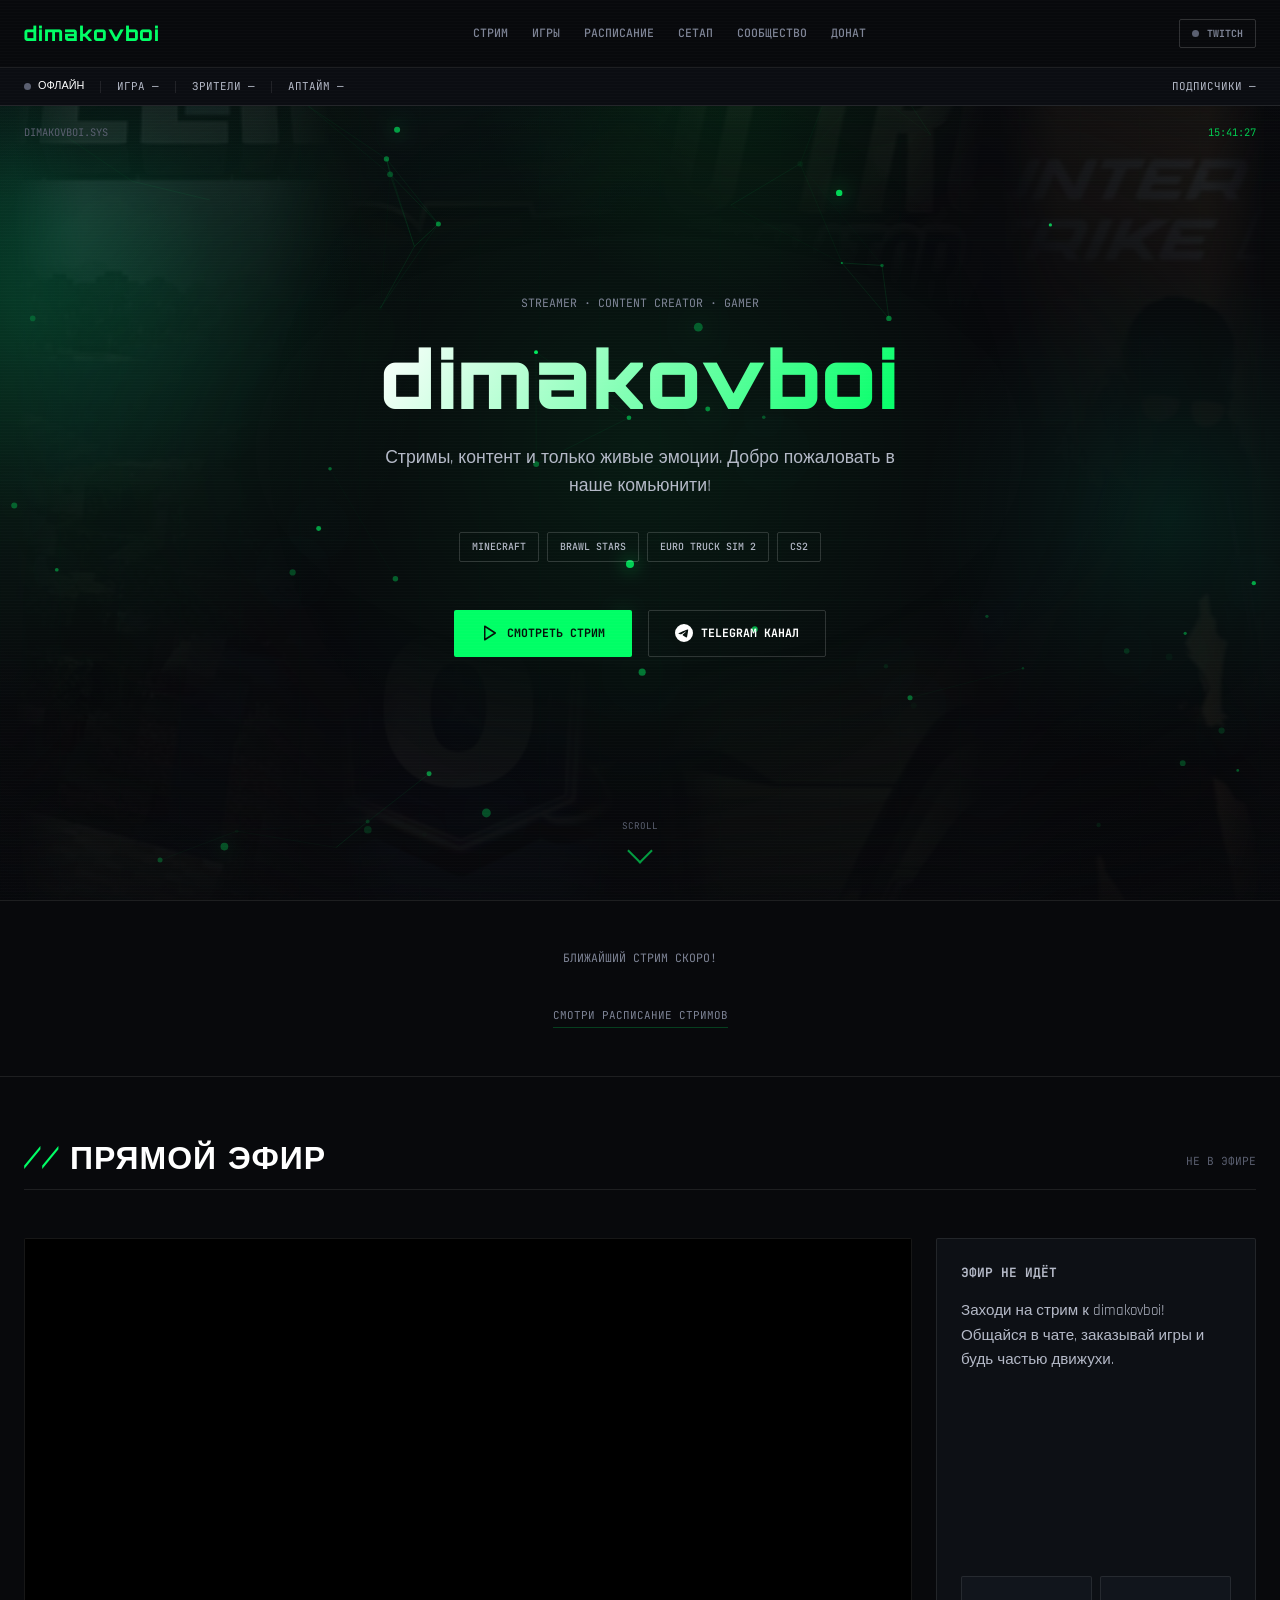
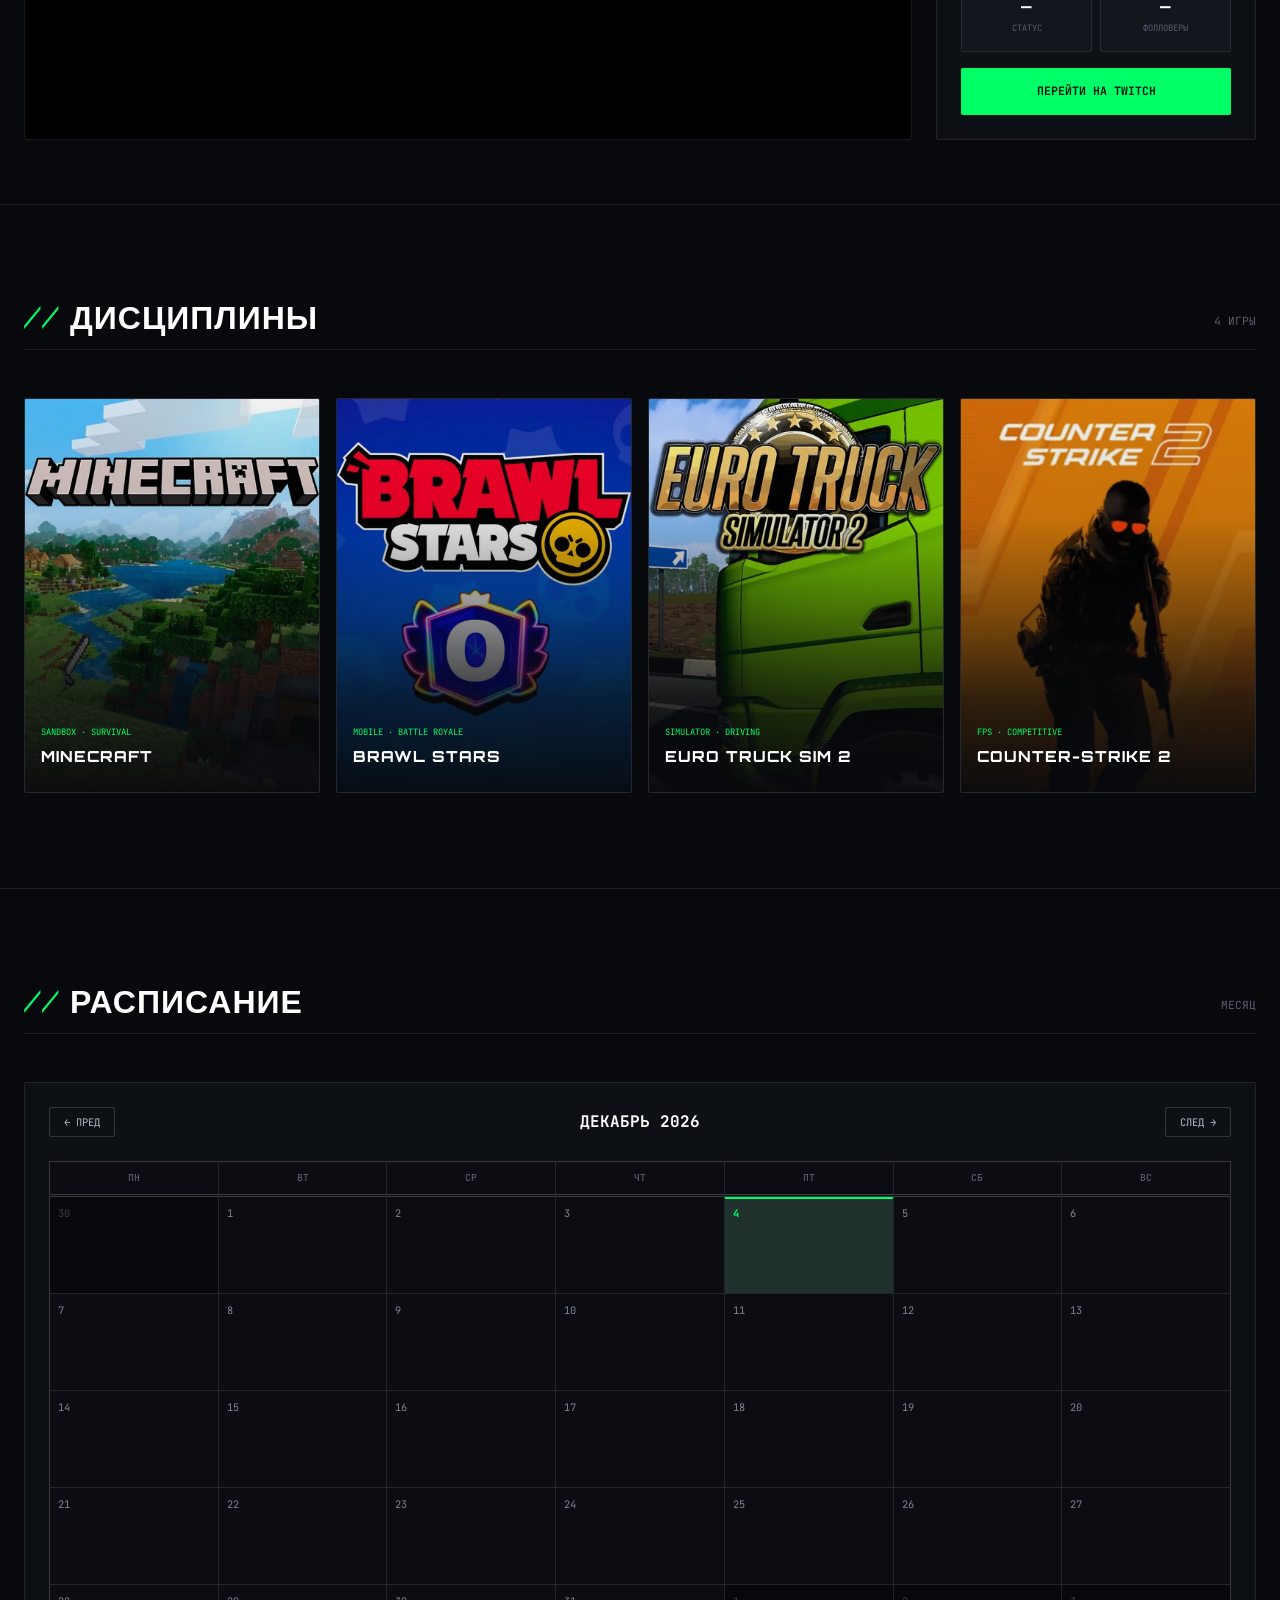
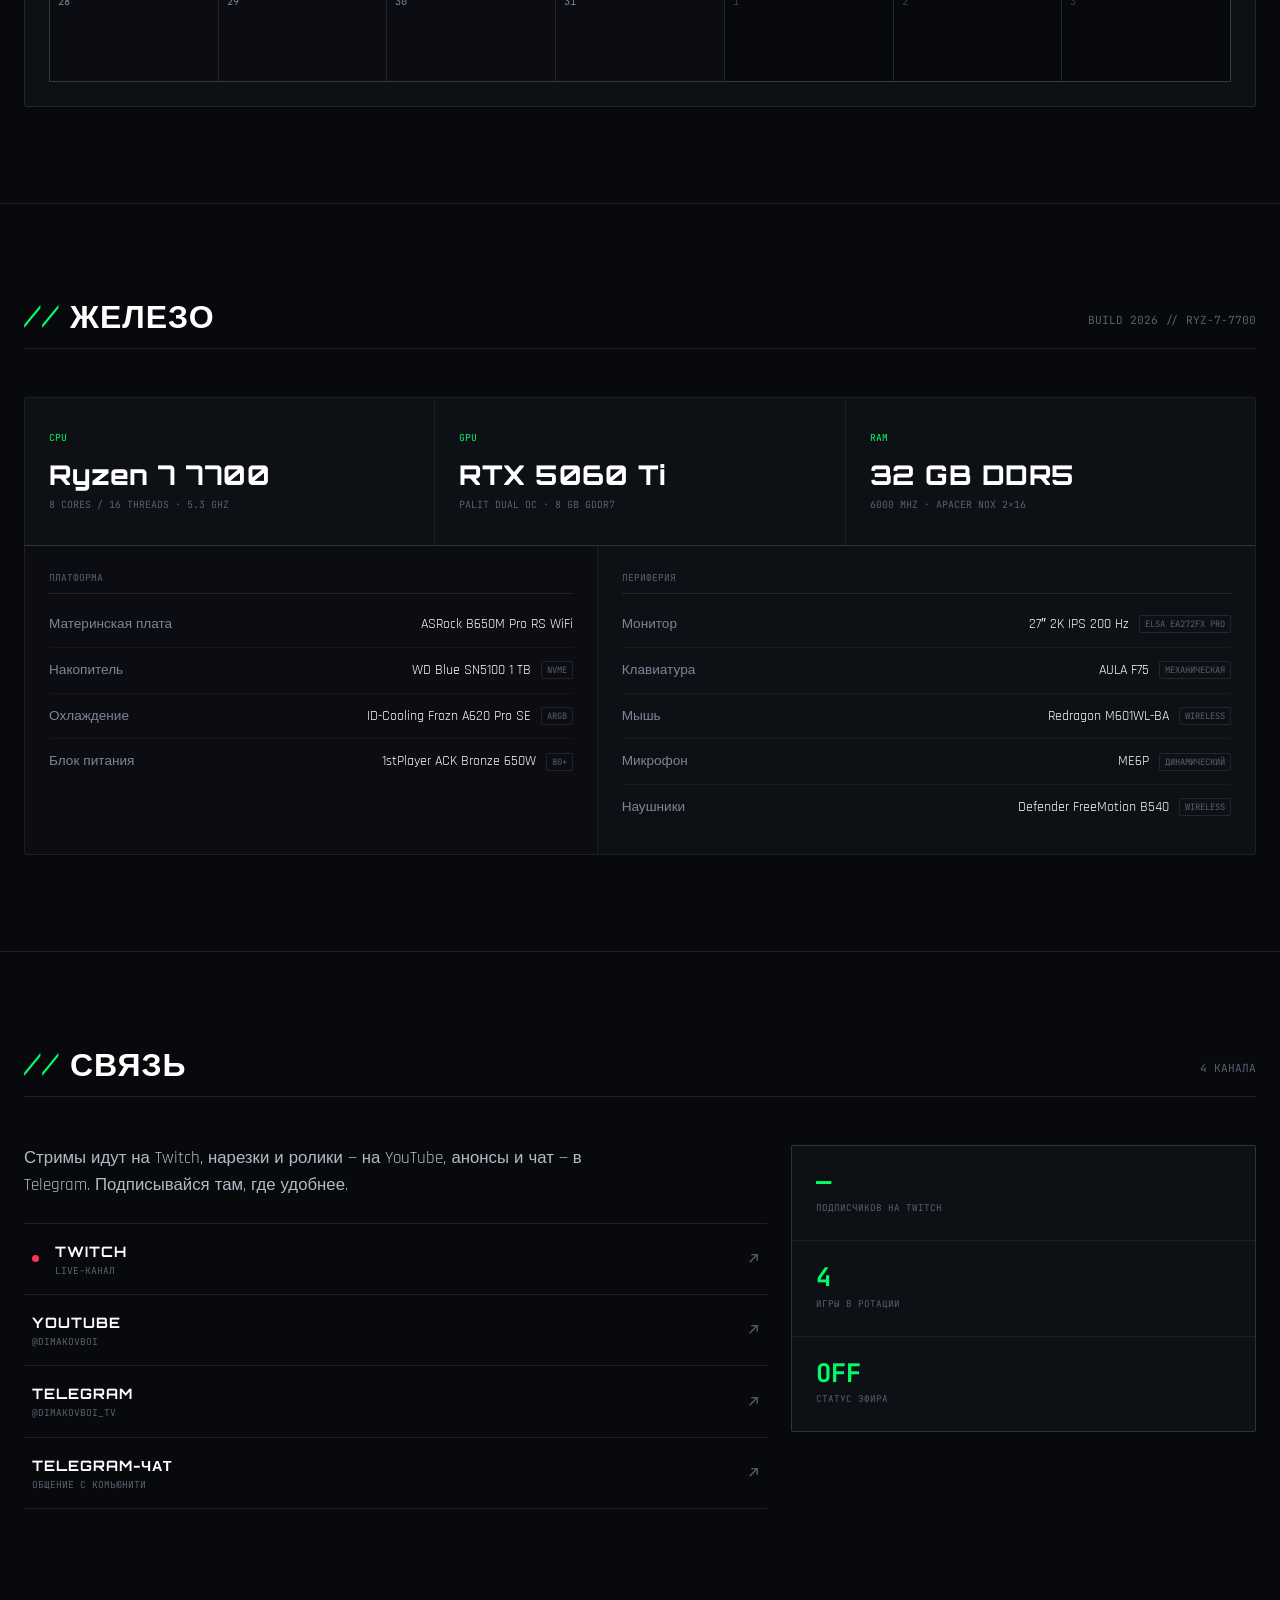
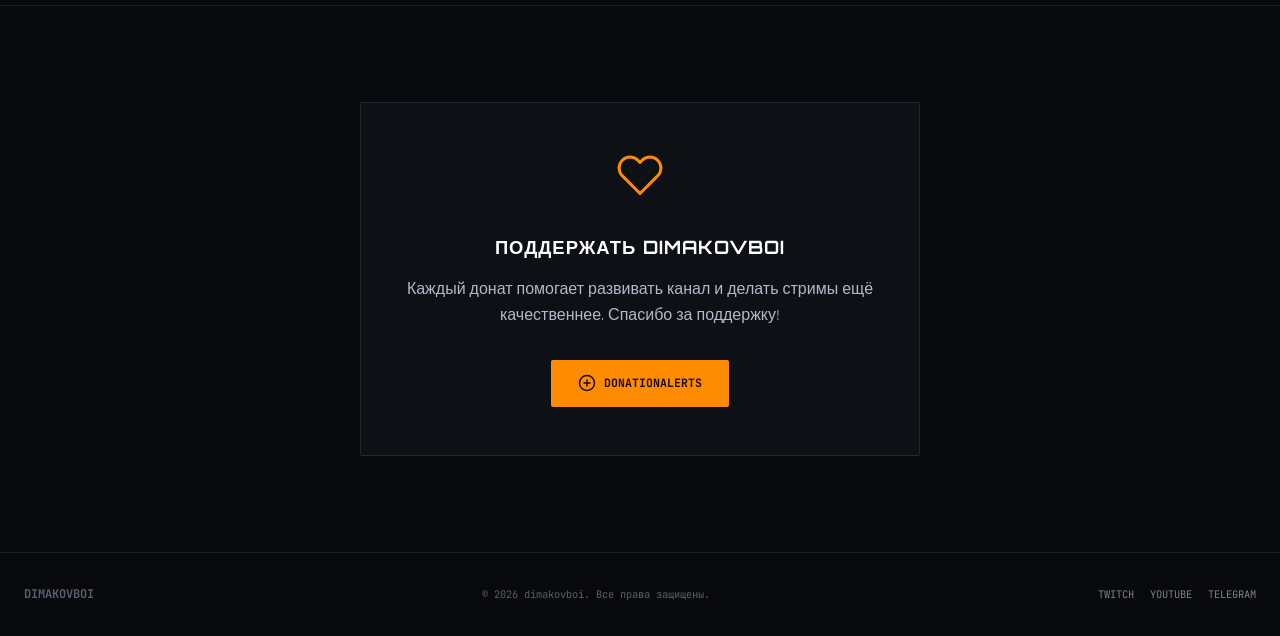
<file: index.html>
<!DOCTYPE html>
<html lang="ru" class="no-js">
<head>
    <meta charset="UTF-8">
    <meta name="viewport" content="width=device-width, initial-scale=1.0">
    <meta name="description" content="dimakovboi — Официальный сайт стримера. Minecraft, Brawl Stars, Euro Truck Simulator 2, CS2.">
    <meta name="theme-color" content="#08090c">
    <title>dimakovboi</title>

    <link rel="icon" href="assets/favicon.ico" sizes="any">
    <link rel="icon" type="image/png" sizes="32x32" href="assets/favicon-32x32.png">
    <link rel="icon" type="image/png" sizes="16x16" href="assets/favicon-16x16.png">
    <link rel="apple-touch-icon" sizes="180x180" href="assets/apple-touch-icon.png">
    <link rel="manifest" href="assets/site.webmanifest">

    <meta property="og:title" content="dimakovboi">
    <meta property="og:description" content="Официальный сайт стримера dimakovboi. Minecraft, Brawl Stars, Euro Truck Simulator 2, CS2.">
    <meta property="og:type" content="website">
    <meta property="og:locale" content="ru_RU">
    <meta property="og:image" content="assets/og-image.jpg">
    <meta property="og:image:width" content="1200">
    <meta property="og:image:height" content="630">
    <meta property="og:image:alt" content="dimakovboi — стример">
    <meta name="twitter:card" content="summary_large_image">

    <link rel="preconnect" href="https://fonts.googleapis.com">
    <link rel="preconnect" href="https://fonts.gstatic.com" crossorigin>
    <link href="https://fonts.googleapis.com/css2?family=Orbitron:wght@400;500;600;700;800;900&family=Rajdhani:wght@300;400;500;600;700&family=JetBrains+Mono:wght@400;500;700&display=swap" rel="stylesheet">

    <link rel="stylesheet" href="styles.css">
</head>
<body>

<canvas id="bg-canvas"></canvas>

    <div class="page-content">

        <a href="#games" class="skip-link">Перейти к контенту</a>

        <!-- HEADER -->
    <header class="header" id="header">
        <div class="container">
            <a href="#" class="logo">dimakovboi</a>

            <button class="mobile-toggle" id="mobileToggle" aria-label="Открыть меню" aria-expanded="false" aria-controls="mainNav">
                <span></span><span></span><span></span>
            </button>

            <nav class="nav" id="mainNav">
        <a href="#stream">Стрим</a>
        <a href="#games">Игры</a>
        <a href="#video" id="navVideo" hidden>Видео</a>
        <a href="#schedule">Расписание</a>
        <a href="#setup">Сетап</a>
        <a href="#community">Сообщество</a>
        <a href="#donate">Донат</a>
            </nav>

            <a href="https://www.twitch.tv/dimakovboi" target="_blank" rel="noopener" class="live-badge">
                <span class="live-dot"></span>
                <span class="live-badge-text">twitch</span>
            </a>
        </div>
    </header>

    <!-- STATUS BAR (живые данные Twitch) -->
    <div class="statusbar" id="statusbar">
        <div class="container statusbar-inner">
            <span class="statusbar-item statusbar-state">
                <span class="status-dot" id="statusDot"></span>
                <span id="statusLabel">проверка…</span>
            </span>
            <span class="statusbar-div"></span>
            <span class="statusbar-item mono" id="statusGame">игра —</span>
            <span class="statusbar-div"></span>
            <span class="statusbar-item mono" id="statusViewers">зрители —</span>
            <span class="statusbar-div"></span>
            <span class="statusbar-item mono" id="statusUptime">аптайм —</span>
            <span class="statusbar-fill"></span>
            <span class="statusbar-item mono" id="statusFollowers">подписчики —</span>
        </div>
    </div>

    <!-- HERO -->
    <section class="hero" id="hero">
        <div class="hero-bg" aria-hidden="true">
            <div class="hero-bg-layer hero-bg-layer--1"></div>
            <div class="hero-bg-layer hero-bg-layer--2"></div>
            <div class="hero-bg-layer hero-bg-layer--3"></div>
            <div class="hero-bg-layer hero-bg-layer--4"></div>
            <div class="hero-bg-scan"></div>
        </div>

        <div class="hero-readout mono" aria-hidden="true">
            <span>dimakovboi.sys</span>
            <span class="hero-readout-dim" id="heroClock">--:--:--</span>
        </div>
        <div class="hero-content reveal">
            <p class="hero-subtitle">Streamer · Content Creator · Gamer</p>
            <h1 class="hero-title">dimakovboi</h1>
            <p class="hero-desc">Стримы, контент и только живые эмоции. Добро пожаловать в наше комьюнити!</p>

            <div class="game-badges">
                <span class="game-badge">Minecraft</span>
                <span class="game-badge">Brawl Stars</span>
                <span class="game-badge">Euro Truck Sim 2</span>
                <span class="game-badge">CS2</span>
            </div>

            <div class="hero-buttons">
                <a href="https://www.twitch.tv/dimakovboi" target="_blank" class="btn btn-primary">
                    <svg width="18" height="18" viewBox="0 0 24 24" fill="none" stroke="currentColor" stroke-width="2" stroke-linecap="round" stroke-linejoin="round"><polygon points="5 3 19 12 5 21 5 3"/></svg>
                    Смотреть Стрим
                </a>
                <a href="https://t.me/dimakovboi_tv" target="_blank" class="btn btn-secondary">
                    <svg width="18" height="18" viewBox="0 0 24 24" fill="currentColor"><path d="M11.944 0A12 12 0 0 0 0 12a12 12 0 0 0 12 12 12 12 0 0 0 12-12A12 12 0 0 0 12 0a12 12 0 0 0-.056 0zm4.962 7.224c.1-.002.321.023.465.14a.506.506 0 0 1 .171.325c.016.093.036.306.02.472-.18 1.898-.962 6.502-1.36 8.627-.168.9-.499 1.201-.82 1.23-.696.065-1.225-.46-1.9-.902-1.056-.693-1.653-1.124-2.678-1.8-1.185-.78-.417-1.21.258-1.91.177-.184 3.247-2.977 3.307-3.23.007-.032.014-.15-.056-.212s-.174-.041-.249-.024c-.106.024-1.793 1.14-5.061 3.345-.48.33-.913.49-1.302.48-.428-.008-1.252-.241-1.865-.44-.752-.245-1.349-.374-1.297-.789.027-.216.325-.437.893-.663 3.498-1.524 5.83-2.529 6.998-3.014 3.332-1.386 4.025-1.627 4.476-1.635z"/></svg>
                    Telegram Канал
                </a>
            </div>
        </div>

        <div class="scroll-indicator">
            <span>Scroll</span>
            <div class="scroll-arrow"></div>
        </div>
    </section>

    <div class="section-divider"></div>

    <!-- COUNTDOWN -->
    <section class="section countdown-section">
        <div class="container">
            <div id="countdown" class="countdown reveal"></div>
        </div>
    </section>

    <div class="section-divider"></div>

    <!-- STREAM ( first ) -->
    <section class="section stream-section" id="stream">
        <div class="container">
            <div class="section-head reveal">
                <h2 class="section-title">Прямой эфир</h2>
                <span class="section-readout mono" id="streamReadout">—</span>
            </div>
            <div class="stream-wrapper reveal">
                <div class="stream-player">
                    <div class="stream-placeholder" id="streamPlaceholder">
                        <span class="stream-placeholder-pulse"></span>
                        <span class="stream-placeholder-text">Загрузка плеера…</span>
                    </div>
                    <iframe title="Прямой эфир на Twitch" allowfullscreen></iframe>
                </div>
                <div class="stream-info-panel">
                    <h3 id="streamPanelTitle">Эфир не идёт</h3>
                    <p>Заходи на стрим к dimakovboi! Общайся в чате, заказывай игры и будь частью движухи.</p>
                    <div class="stream-stats">
                        <div class="stream-stat">
                            <div class="stream-stat-value" id="viewerCount">LIVE</div>
                            <div class="stream-stat-label">Статус</div>
                        </div>
                        <div class="stream-stat">
                            <div class="stream-stat-value" id="followerCount">...</div>
                            <div class="stream-stat-label">Фолловеры</div>
                        </div>
                    </div>
                    <a href="https://www.twitch.tv/dimakovboi" target="_blank" class="btn btn-primary btn-stream-full">
                        Перейти на Twitch
                    </a>
                </div>
            </div>
        </div>
    </section>

    <div class="section-divider"></div>

    <!-- GAMES ( second ) -->
    <section class="section" id="games">
        <div class="container">
            <div class="section-head reveal">
                <h2 class="section-title">Дисциплины</h2>
                <span class="section-readout mono">4 игры</span>
            </div>
            <div class="games-grid reveal" id="gamesGrid">

                <article class="game-card game-card--mc">
                    <img class="game-card-bg" src="assets/minecraft-800.webp"
                         srcset="assets/minecraft-400.webp 400w, assets/minecraft-800.webp 800w"
                         sizes="(min-width: 1920px) 370px, (min-width: 1025px) 290px, (min-width: 769px) 340px, (min-width: 481px) 430px, 100vw"
                         alt="Minecraft" width="800" height="1067" loading="lazy" decoding="async">
                    <div class="game-card-overlay"></div>
                    <div class="game-card-content">
                        <div class="game-card-genre">Sandbox · Survival</div>
                        <h3 class="game-card-name">Minecraft</h3>
                        <p class="game-card-desc">Строим, выживаем и устраиваем безумие в мире блоков!</p>
                    </div>
                    <div class="game-card-glow"></div>
                </article>

                <article class="game-card game-card--bs">
                    <img class="game-card-bg" src="assets/brawlstars-800.webp"
                         srcset="assets/brawlstars-400.webp 400w, assets/brawlstars-800.webp 800w"
                         sizes="(min-width: 1920px) 370px, (min-width: 1025px) 290px, (min-width: 769px) 340px, (min-width: 481px) 430px, 100vw"
                         alt="Brawl Stars" width="800" height="1067" loading="lazy" decoding="async">
                    <div class="game-card-overlay"></div>
                    <div class="game-card-content">
                        <div class="game-card-genre">Mobile · Battle Royale</div>
                        <h3 class="game-card-name">Brawl Stars</h3>
                        <p class="game-card-desc">Динамичные 3v3 бои и королевские битвы на мобилках!</p>
                    </div>
                    <div class="game-card-glow"></div>
                </article>

                <article class="game-card game-card--ets">
                    <img class="game-card-bg" src="assets/ets2-800.webp"
                         srcset="assets/ets2-400.webp 400w, assets/ets2-800.webp 800w"
                         sizes="(min-width: 1920px) 370px, (min-width: 1025px) 290px, (min-width: 769px) 340px, (min-width: 481px) 430px, 100vw"
                         alt="Euro Truck Simulator 2" width="800" height="1067" loading="lazy" decoding="async">
                    <div class="game-card-overlay"></div>
                    <div class="game-card-content">
                        <div class="game-card-genre">Simulator · Driving</div>
                        <h3 class="game-card-name">Euro Truck Sim 2</h3>
                        <p class="game-card-desc">Дальнобойные маршруты по Европе под чиллоу-музыку.</p>
                    </div>
                    <div class="game-card-glow"></div>
                </article>

                <article class="game-card game-card--cs">
                    <img class="game-card-bg" src="assets/cs2-800.webp"
                         srcset="assets/cs2-400.webp 400w, assets/cs2-800.webp 800w"
                         sizes="(min-width: 1920px) 370px, (min-width: 1025px) 290px, (min-width: 769px) 340px, (min-width: 481px) 430px, 100vw"
                         alt="Counter-Strike 2" width="800" height="1067" loading="lazy" decoding="async">
                    <div class="game-card-overlay"></div>
                    <div class="game-card-content">
                        <div class="game-card-genre">FPS · Competitive</div>
                        <h3 class="game-card-name">Counter-Strike 2</h3>
                        <p class="game-card-desc">Тактический шутер и напряжённые матчи на высоком уровне.</p>
                    </div>
                    <div class="game-card-glow"></div>
                </article>

            </div>
        </div>
    </section>

    <div class="section-divider"></div>

    <!-- VIDEO ( populated from vods.json, hides itself when empty ) -->
    <section class="section" id="video" hidden>
        <div class="container">
            <div class="section-head reveal">
                <h2 class="section-title">Видео</h2>
                <span class="section-readout mono">свежее</span>
            </div>
            <div class="vods-grid reveal" id="vodsGrid"></div>
        </div>
    </section>

    <div class="section-divider section-divider--video" hidden></div>

    <!-- SCHEDULE -->
    <section class="section" id="schedule">
        <div class="container">
            <div class="section-head reveal">
                <h2 class="section-title">Расписание</h2>
                <span class="section-readout mono" id="scheduleReadout">месяц</span>
            </div>
            <div class="calendar-wrapper reveal">
                <div class="calendar-controls">
                    <button class="month-nav-btn" id="prevMonthBtn">&larr; Пред</button>
                    <div class="month-display" id="monthDisplay"></div>
                    <button class="month-nav-btn" id="nextMonthBtn">След &rarr;</button>
                </div>
                <div class="calendar-weekdays">
                    <div class="weekday-name">Пн</div>
                    <div class="weekday-name">Вт</div>
                    <div class="weekday-name">Ср</div>
                    <div class="weekday-name">Чт</div>
                    <div class="weekday-name">Пт</div>
                    <div class="weekday-name">Сб</div>
                    <div class="weekday-name">Вс</div>
                </div>
                <div class="month-grid" id="monthGrid"></div>
            </div>
        </div>
    </section>

    <div class="section-divider"></div>

    <!-- SETUP -->
    <section class="section" id="setup">
        <div class="container">
            <div class="section-head reveal">
                <h2 class="section-title">Железо</h2>
                <span class="section-readout mono">build 2026 // ryz-7-7700</span>
            </div>

            <div class="spec reveal">
                <div class="spec-hero">
                    <div class="spec-hero-cell">
                        <div class="spec-hero-label mono">CPU</div>
                        <div class="spec-hero-value">Ryzen 7 7700</div>
                        <div class="spec-hero-note mono">8 cores / 16 threads · 5.3 GHz</div>
                    </div>
                    <div class="spec-hero-cell">
                        <div class="spec-hero-label mono">GPU</div>
                        <div class="spec-hero-value">RTX 5060 Ti</div>
                        <div class="spec-hero-note mono">Palit Dual OC · 8 GB GDDR7</div>
                    </div>
                    <div class="spec-hero-cell">
                        <div class="spec-hero-label mono">RAM</div>
                        <div class="spec-hero-value">32 GB DDR5</div>
                        <div class="spec-hero-note mono">6000 MHz · Apacer NOX 2&#215;16</div>
                    </div>
                </div>

                <div class="spec-body">
                    <div class="spec-col">
                        <div class="spec-group-title mono">Платформа</div>
                        <dl class="spec-list">
                            <div class="spec-row">
                                <dt>Материнская плата</dt>
                                <dd>ASRock B650M Pro RS WiFi</dd>
                            </div>
                            <div class="spec-row">
                                <dt>Накопитель</dt>
                                <dd>WD Blue SN5100 1 TB <span class="spec-tag mono">NVMe</span></dd>
                            </div>
                            <div class="spec-row">
                                <dt>Охлаждение</dt>
                                <dd>ID-Cooling Frozn A620 Pro SE <span class="spec-tag mono">ARGB</span></dd>
                            </div>
                            <div class="spec-row">
                                <dt>Блок питания</dt>
                                <dd>1stPlayer ACK Bronze 650W <span class="spec-tag mono">80+</span></dd>
                            </div>
                        </dl>
                    </div>

                    <div class="spec-col spec-col--periph">
                        <div class="spec-group-title mono">Периферия</div>
                        <dl class="spec-list">
                            <div class="spec-row">
                                <dt>Монитор</dt>
                                <dd>27&#8243; 2K IPS 200 Hz <span class="spec-tag mono">ELSA EA272FX Pro</span></dd>
                            </div>
                            <div class="spec-row">
                                <dt>Клавиатура</dt>
                                <dd>AULA F75 <span class="spec-tag mono">механическая</span></dd>
                            </div>
                            <div class="spec-row">
                                <dt>Мышь</dt>
                                <dd>Redragon M601WL-BA <span class="spec-tag mono">wireless</span></dd>
                            </div>
                            <div class="spec-row">
                                <dt>Микрофон</dt>
                                <dd>ME6P <span class="spec-tag mono">динамический</span></dd>
                            </div>
                            <div class="spec-row">
                                <dt>Наушники</dt>
                                <dd>Defender FreeMotion B540 <span class="spec-tag mono">wireless</span></dd>
                            </div>
                        </dl>
                    </div>
                </div>
            </div>
        </div>
    </section>

    <div class="section-divider"></div>

    <!-- COMMUNITY -->
    <section class="section" id="community">
        <div class="container">
            <div class="section-head reveal">
                <h2 class="section-title">Связь</h2>
                <span class="section-readout mono">4 канала</span>
            </div>

            <div class="contact reveal">
                <div class="contact-main">
                    <p class="contact-lead">Стримы идут на Twitch, нарезки и ролики — на YouTube, анонсы и чат — в Telegram. Подписывайся там, где удобнее.</p>
                    <div class="contact-links">
                        <a href="https://www.twitch.tv/dimakovboi" target="_blank" rel="noopener" class="contact-link contact-link--live">
                            <span class="contact-link-dot"></span>
                            <span class="contact-link-body">
                                <span class="contact-link-name">Twitch</span>
                                <span class="contact-link-note mono">live-канал</span>
                            </span>
                            <span class="contact-link-arrow">&#8599;</span>
                        </a>
                        <a href="https://www.youtube.com/@dimakovboi" target="_blank" rel="noopener" class="contact-link">
                            <span class="contact-link-body">
                                <span class="contact-link-name">YouTube</span>
                                <span class="contact-link-note mono">@dimakovboi</span>
                            </span>
                            <span class="contact-link-arrow">&#8599;</span>
                        </a>
                        <a href="https://t.me/dimakovboi_tv" target="_blank" rel="noopener" class="contact-link">
                            <span class="contact-link-body">
                                <span class="contact-link-name">Telegram</span>
                                <span class="contact-link-note mono">@dimakovboi_tv</span>
                            </span>
                            <span class="contact-link-arrow">&#8599;</span>
                        </a>
                        <a href="https://t.me/dimakovboi_tv_group" target="_blank" rel="noopener" class="contact-link">
                            <span class="contact-link-body">
                                <span class="contact-link-name">Telegram-чат</span>
                                <span class="contact-link-note mono">общение с комьюнити</span>
                            </span>
                            <span class="contact-link-arrow">&#8599;</span>
                        </a>
                    </div>
                </div>

                <aside class="contact-facts">
                    <div class="fact">
                        <div class="fact-value mono" id="factFollowers">—</div>
                        <div class="fact-label">подписчиков на Twitch</div>
                    </div>
                    <div class="fact">
                        <div class="fact-value mono">4</div>
                        <div class="fact-label">игры в ротации</div>
                    </div>
                    <div class="fact">
                        <div class="fact-value mono" id="factState">—</div>
                        <div class="fact-label">статус эфира</div>
                    </div>
                </aside>
            </div>
        </div>
    </section>

    <div class="section-divider"></div>

    <!-- DONATE -->
    <section class="donate-section" id="donate">
        <div class="container">
            <div class="donate-card reveal">
                <svg class="donate-card-icon" width="48" height="48" viewBox="0 0 24 24" fill="none" stroke="var(--accent)" stroke-width="1.5" stroke-linecap="round" stroke-linejoin="round">
                    <path d="M20.84 4.61a5.5 5.5 0 0 0-7.78 0L12 5.67l-1.06-1.06a5.5 5.5 0 0 0-7.78 7.78l1.06 1.06L12 21.23l7.78-7.78 1.06-1.06a5.5 5.5 0 0 0 0-7.78z"></path>
                </svg>
                <h3>Поддержать dimakovboi</h3>
                <p>Каждый донат помогает развивать канал и делать стримы ещё качественнее. Спасибо за поддержку!</p>
                <div class="donate-buttons">
                    <a href="https://www.donationalerts.com/r/dimakovboi" target="_blank" class="btn btn-donate">
                        <svg width="18" height="18" viewBox="0 0 24 24" fill="none" stroke="currentColor" stroke-width="2" stroke-linecap="round" stroke-linejoin="round"><circle cx="12" cy="12" r="10"/><line x1="12" y1="8" x2="12" y2="16"/><line x1="8" y1="12" x2="16" y2="12"/></svg>
                        DonationAlerts
                    </a>
                </div>
            </div>
        </div>
    </section>

    <!-- FOOTER -->
    <footer class="footer">
        <div class="container">
            <div class="footer-logo">dimakovboi</div>
            <div class="footer-text">&copy; 2026 dimakovboi. Все права защищены.</div>
            <div class="footer-links">
                <a href="https://www.twitch.tv/dimakovboi" target="_blank" rel="noopener">Twitch</a>
                <a href="https://www.youtube.com/@dimakovboi" target="_blank" rel="noopener">YouTube</a>
                <a href="https://t.me/dimakovboi_tv" target="_blank" rel="noopener">Telegram</a>
            </div>
        </div>
    </footer>

</div>

<script src="app.js"></script>

</body>
</html>
</file>
<file: styles.css>
/* ═══════════════════════════════════════════
   TOKENS
═══════════════════════════════════════════ */
:root {
    --bg-deep: #08090c;
    --bg-base: #0b0d12;
    --bg-elevated: #10131a;
    --bg-panel: #0d1015;
    --bg-panel-2: #11151c;

    /* зелёный — только для LIVE и активных действий */
    --accent: #00ff66;
    --accent-dim: #00c94f;
    --accent-soft: rgba(0, 255, 102, 0.10);
    --accent-line: rgba(0, 255, 102, 0.22);
    --live: #ff3256;
    --orange: #ff8c00;

    --text-primary: #ffffff;
    --text-secondary: #b4b9c7;
    --text-muted: #7e8496;
    --text-dim: #5a5f70;

    /* приборный стиль: тонкие рамки вместо стекла */
    --line: rgba(255, 255, 255, 0.09);
    --line-strong: rgba(255, 255, 255, 0.16);
    --line-accent: var(--accent-line);

    --font-display: 'Orbitron', sans-serif;
    --font-body: 'Rajdhani', sans-serif;
    --font-mono: 'JetBrains Mono', ui-monospace, monospace;

    --space-xs: 4px;
    --space-sm: 8px;
    --space-md: 16px;
    --space-lg: 24px;
    --space-xl: 32px;
    --space-2xl: 48px;
    --space-3xl: 64px;
    --space-4xl: 96px;

    --radius-sm: 2px;
    --radius-md: 3px;
    --radius-lg: 4px;

    --header-h: 68px;
    --statusbar-h: 38px;

    --ease-out: cubic-bezier(0.16, 1, 0.3, 1);
    --duration-fast: 150ms;
    --duration-normal: 300ms;
    --duration-slow: 500ms;
}

/* ═══════════════════════════════════════════
   RESET & BASE
═══════════════════════════════════════════ */
*, *::before, *::after {
    margin: 0;
    padding: 0;
    box-sizing: border-box;
}

html {
    scroll-behavior: smooth;
    -webkit-font-smoothing: antialiased;
    -moz-osx-font-smoothing: grayscale;
}

body {
    font-family: var(--font-body);
    background: var(--bg-deep);
    color: var(--text-primary);
    line-height: 1.6;
    overflow-x: hidden;
    min-height: 100vh;
}

a {
    color: inherit;
    text-decoration: none;
}

img {
    max-width: 100%;
    display: block;
}

button {
    font-family: inherit;
    cursor: pointer;
    border: none;
    outline: none;
}

dl, dd, dt {
    margin: 0;
}

.mono {
    font-family: var(--font-mono);
    font-variant-numeric: tabular-nums;
    letter-spacing: 0;
}

section[id] {
    scroll-margin-top: calc(var(--header-h) + var(--statusbar-h) + 20px);
}

/* ═══════════════════════════════════════════
   CANVAS BACKGROUND
═══════════════════════════════════════════ */
#bg-canvas {
    position: fixed;
    top: 0;
    left: 0;
    width: 100%;
    height: 130vh;
    z-index: 0;
    pointer-events: none;
}

/* лёгкие сканлайны поверх — приборный характер */
body::after {
    content: '';
    position: fixed;
    inset: 0;
    z-index: 2;
    pointer-events: none;
    background: repeating-linear-gradient(
        180deg,
        rgba(255, 255, 255, 0.014) 0px,
        rgba(255, 255, 255, 0.014) 1px,
        transparent 1px,
        transparent 3px
    );
}

.page-content {
    position: relative;
    z-index: 1;
}

.no-canvas .page-content {
    background: var(--bg-deep);
}

.no-js .reveal {
    opacity: 1;
    transform: none;
}

:focus-visible {
    outline: 2px solid var(--accent);
    outline-offset: 3px;
}

.skip-link {
    position: absolute;
    top: -100px;
    left: var(--space-md);
    z-index: 200;
    padding: 10px 18px;
    background: var(--accent);
    color: var(--bg-deep);
    font-family: var(--font-mono);
    font-size: 0.75rem;
    font-weight: 700;
    transition: top var(--duration-normal) var(--ease-out);
}

.skip-link:focus {
    top: var(--space-md);
}

/* ═══════════════════════════════════════════
   LAYOUT
═══════════════════════════════════════════ */
.container {
    max-width: 1280px;
    margin: 0 auto;
    padding: 0 var(--space-lg);
}

.section {
    padding: var(--space-4xl) 0;
}

.section-divider {
    width: 100%;
    height: 1px;
    background: var(--line);
    margin: 0 auto;
}

.section-head {
    display: flex;
    align-items: flex-end;
    justify-content: space-between;
    gap: var(--space-lg);
    padding-bottom: var(--space-md);
    margin-bottom: var(--space-2xl);
    border-bottom: 1px solid var(--line);
}

.section-title {
    font-family: var(--font-display);
    font-size: clamp(1.4rem, 3.4vw, 2rem);
    font-weight: 700;
    text-transform: uppercase;
    letter-spacing: 1px;
    line-height: 1;
}

.section-title::before {
    content: '//';
    color: var(--accent);
    margin-right: 10px;
    font-weight: 400;
}

.section-readout {
    font-size: 0.7rem;
    color: var(--text-dim);
    text-transform: uppercase;
    white-space: nowrap;
    padding-bottom: 2px;
}

/* ═══════════════════════════════════════════
   HEADER
═══════════════════════════════════════════ */
.header {
    position: fixed;
    top: 0;
    left: 0;
    right: 0;
    z-index: 100;
    height: var(--header-h);
    display: flex;
    align-items: center;
    background: var(--bg-deep);
    border-bottom: 1px solid var(--line);
    transition: height var(--duration-normal) var(--ease-out);
}

.header .container {
    display: flex;
    align-items: center;
    justify-content: space-between;
    gap: var(--space-lg);
    width: 100%;
}

.logo {
    font-family: var(--font-display);
    font-size: 1.25rem;
    font-weight: 800;
    letter-spacing: 1px;
    text-transform: lowercase;
    color: var(--accent);
    white-space: nowrap;
    flex-shrink: 0;
}

.nav {
    display: flex;
    align-items: center;
    gap: var(--space-lg);
}

.nav a {
    font-family: var(--font-mono);
    font-size: 0.72rem;
    font-weight: 500;
    color: var(--text-muted);
    text-transform: uppercase;
    transition: color var(--duration-fast) var(--ease-out);
    white-space: nowrap;
    position: relative;
}

.nav a::after {
    content: '';
    position: absolute;
    bottom: -6px;
    left: 0;
    width: 0;
    height: 1px;
    background: var(--accent);
    transition: width var(--duration-normal) var(--ease-out);
}

.nav a:hover {
    color: var(--text-primary);
}

.nav a:hover::after {
    width: 100%;
}

.live-badge {
    display: flex;
    align-items: center;
    gap: var(--space-sm);
    background: transparent;
    border: 1px solid var(--line-strong);
    padding: 6px 12px;
    border-radius: var(--radius-sm);
    font-family: var(--font-mono);
    font-size: 0.62rem;
    font-weight: 700;
    text-transform: uppercase;
    color: var(--text-muted);
    white-space: nowrap;
    flex-shrink: 0;
    transition: all var(--duration-normal) var(--ease-out);
}

.live-badge .live-dot {
    background: var(--text-dim);
}

.live-badge.is-live {
    background: rgba(255, 50, 86, 0.12);
    border-color: rgba(255, 50, 86, 0.35);
    color: var(--live);
}

.live-badge.is-live .live-dot {
    background: var(--live);
    animation: pulse-dot 1.6s ease-in-out infinite;
}

.live-badge:hover {
    border-color: var(--accent);
    color: var(--accent);
}

.live-dot,
.status-dot,
.contact-link-dot {
    width: 7px;
    height: 7px;
    border-radius: 50%;
    background: var(--live);
    flex-shrink: 0;
}

.live-dot {
    animation: pulse-dot 1.6s ease-in-out infinite;
}

@keyframes pulse-dot {
    0%, 100% { opacity: 1; }
    50% { opacity: 0.35; }
}

.mobile-toggle {
    display: none;
    flex-direction: column;
    gap: 5px;
    background: none;
    padding: 8px;
}

.mobile-toggle span {
    width: 22px;
    height: 2px;
    background: var(--text-secondary);
    transition: all var(--duration-normal) var(--ease-out);
}

.mobile-toggle.active span:nth-child(1) {
    transform: translateY(7px) rotate(45deg);
    background: var(--accent);
}

.mobile-toggle.active span:nth-child(2) {
    opacity: 0;
    transform: scaleX(0);
}

.mobile-toggle.active span:nth-child(3) {
    transform: translateY(-7px) rotate(-45deg);
    background: var(--accent);
}

/* ═══════════════════════════════════════════
   STATUS BAR
═══════════════════════════════════════════ */
.statusbar {
    position: fixed;
    top: var(--header-h);
    left: 0;
    right: 0;
    z-index: 95;
    height: var(--statusbar-h);
    background: var(--bg-base);
    border-bottom: 1px solid var(--line);
}

.statusbar-inner {
    display: flex;
    align-items: center;
    gap: var(--space-md);
    height: 100%;
    font-size: 0.68rem;
    text-transform: uppercase;
    color: var(--text-muted);
    overflow: hidden;
    white-space: nowrap;
}

.statusbar-state {
    display: flex;
    align-items: center;
    gap: 7px;
    color: var(--text-primary);
    font-weight: 500;
}

.statusbar.is-live .statusbar-state {
    color: var(--live);
}

.statusbar.is-live .status-dot {
    background: var(--live);
    animation: pulse-dot 1.6s ease-in-out infinite;
}

.statusbar:not(.is-live) .status-dot {
    background: var(--text-dim);
    animation: none;
}

.statusbar-div {
    width: 1px;
    height: 12px;
    background: var(--line);
    flex-shrink: 0;
}

.statusbar-fill {
    flex: 1;
    min-width: var(--space-md);
}

.statusbar-item {
    overflow: hidden;
    text-overflow: ellipsis;
}

.statusbar-item.mono {
    color: var(--text-secondary);
}

/* ═══════════════════════════════════════════
   HERO
═══════════════════════════════════════════ */
.hero {
    min-height: 100vh;
    display: flex;
    align-items: center;
    justify-content: center;
    text-align: center;
    padding: calc(var(--header-h) + var(--statusbar-h) + 40px) var(--space-lg) var(--space-4xl);
    position: relative;
}

.hero-readout {
    position: absolute;
    top: calc(var(--header-h) + var(--statusbar-h) + 18px);
    left: 0;
    right: 0;
    display: flex;
    justify-content: space-between;
    font-size: 0.65rem;
    text-transform: uppercase;
    color: var(--text-dim);
    padding: 0 var(--space-lg);
    pointer-events: none;
}

.hero-readout-dim {
    color: var(--accent-dim);
}

.hero-content {
    max-width: 800px;
    position: relative;
    z-index: 2;
}

/* ── ЖИВОЙ ФОН: игровые постеры в разной глубине ── */
.hero-bg {
    position: absolute;
    inset: 0;
    overflow: hidden;
    pointer-events: none;
    z-index: 0;
    -webkit-mask-image: radial-gradient(88% 70% at 50% 50%, transparent 34%, #000 96%);
    mask-image: radial-gradient(88% 70% at 50% 50%, transparent 34%, #000 96%);
}

/* затемняющая вуаль поверх коллажа — собирает композицию в одно целое */
.hero-bg::after {
    content: '';
    position: absolute;
    inset: 0;
    background:
        radial-gradient(70% 55% at 50% 50%, rgba(8, 9, 12, 0.82) 0%, rgba(8, 9, 12, 0.35) 60%, rgba(8, 9, 12, 0.1) 100%),
        linear-gradient(180deg, rgba(8, 9, 12, 0.7) 0%, transparent 22%, transparent 74%, rgba(8, 9, 12, 0.85) 100%);
}

.hero-bg-layer {
    position: absolute;
    background-size: cover;
    background-repeat: no-repeat;
    filter: grayscale(0.62) contrast(1.05) brightness(0.45);
    opacity: 0.5;
    will-change: transform;
    animation: drift linear infinite;
    /* вертикальные края растворяем, чтобы не было видно стыков панелей */
    -webkit-mask-image: linear-gradient(90deg, transparent 0%, #000 22%, #000 78%, transparent 100%);
    mask-image: linear-gradient(90deg, transparent 0%, #000 22%, #000 78%, transparent 100%);
}

.hero-bg-layer--1 {
    left: 1%;
    width: 25%;
    top: -16%;
    height: 132%;
    background-image: url('assets/minecraft-400.webp');
    background-position: 50% 42%;
    animation-duration: 34s;
}

.hero-bg-layer--2 {
    left: 26.5%;
    width: 22%;
    top: 7%;
    height: 112%;
    background-image: url('assets/brawlstars-400.webp');
    background-position: 50% 30%;
    animation-duration: 41s;
    animation-direction: reverse;
}

.hero-bg-layer--3 {
    left: 51%;
    width: 26%;
    top: -12%;
    height: 126%;
    background-image: url('assets/ets2-400.webp');
    background-position: 50% 55%;
    animation-duration: 47s;
}

.hero-bg-layer--4 {
    left: 78%;
    width: 21%;
    top: 11%;
    height: 106%;
    background-image: url('assets/cs2-400.webp');
    background-position: 50% 35%;
    animation-duration: 38s;
    animation-direction: reverse;
}

@keyframes drift {
    0%   { transform: translate3d(var(--mx, 0px), calc(-3% + var(--my, 0px)), 0) scale(1.04); }
    50%  { transform: translate3d(var(--mx, 0px), calc(3% + var(--my, 0px)), 0) scale(1.09); }
    100% { transform: translate3d(var(--mx, 0px), calc(-3% + var(--my, 0px)), 0) scale(1.04); }
}

/* медленная полоса, как у осциллографа */
.hero-bg-scan {
    position: absolute;
    left: 0;
    right: 0;
    height: 34vh;
    top: -34vh;
    background: linear-gradient(180deg, transparent, rgba(0, 255, 102, 0.055) 55%, transparent);
    animation: scan 11s linear infinite;
}

@keyframes scan {
    0%   { transform: translateY(0); }
    100% { transform: translateY(168vh); }
}

.hero::before {
    content: '';
    position: absolute;
    top: 50%;
    left: 50%;
    width: min(900px, 120vw);
    aspect-ratio: 1;
    transform: translate(-50%, -50%);
    background: radial-gradient(circle, rgba(0, 255, 102, 0.07) 0%, transparent 60%);
    pointer-events: none;
}

.hero-subtitle {
    font-family: var(--font-mono);
    font-size: clamp(0.6rem, 1.4vw, 0.72rem);
    font-weight: 400;
    text-transform: uppercase;
    color: var(--text-muted);
    margin-bottom: var(--space-lg);
}

.hero-title {
    font-family: var(--font-display);
    font-size: clamp(2.5rem, 8vw, 5rem);
    font-weight: 900;
    line-height: 1.05;
    text-transform: lowercase;
    letter-spacing: 2px;
    margin-bottom: var(--space-lg);
    background: linear-gradient(120deg, #ffffff 0%, var(--accent) 50%, #ffffff 100%);
    background-size: 200% 200%;
    -webkit-background-clip: text;
    -webkit-text-fill-color: transparent;
    background-clip: text;
    animation: gradient-shift 6s linear infinite;
}

@keyframes gradient-shift {
    0%, 100% { background-position: 0% 50%; }
    50% { background-position: 100% 50%; }
}

.hero-desc {
    font-size: 1.1rem;
    color: var(--text-secondary);
    margin: 0 auto var(--space-xl);
    max-width: 520px;
}

.game-badges {
    display: flex;
    flex-wrap: wrap;
    justify-content: center;
    gap: var(--space-sm);
    margin-bottom: var(--space-2xl);
}

.game-badge {
    font-family: var(--font-mono);
    font-size: 0.62rem;
    font-weight: 500;
    text-transform: uppercase;
    padding: 6px 12px;
    border-radius: var(--radius-sm);
    background: transparent;
    border: 1px solid var(--line-strong);
    color: var(--text-secondary);
    transition: all var(--duration-normal) var(--ease-out);
}

.game-badge:hover {
    border-color: var(--line-accent);
    color: var(--accent);
}

.hero-buttons {
    display: flex;
    justify-content: center;
    gap: var(--space-md);
    flex-wrap: wrap;
}

.btn {
    display: inline-flex;
    align-items: center;
    justify-content: center;
    gap: var(--space-sm);
    font-family: var(--font-mono);
    font-size: 0.72rem;
    font-weight: 700;
    text-transform: uppercase;
    padding: 13px 26px;
    border-radius: var(--radius-sm);
    transition: all var(--duration-normal) var(--ease-out);
    cursor: pointer;
    border: 1px solid transparent;
}

.btn-primary {
    background: var(--accent);
    color: #04120a;
}

.btn-primary:hover {
    background: var(--accent-dim);
    transform: translateY(-2px);
}

.btn-secondary {
    background: transparent;
    color: var(--text-primary);
    border-color: var(--line-strong);
}

.btn-secondary:hover {
    border-color: var(--accent);
    color: var(--accent);
    transform: translateY(-2px);
}

.btn-donate {
    background: var(--orange);
    color: #150800;
}

.btn-donate:hover {
    filter: brightness(1.1);
    transform: translateY(-2px);
}

.scroll-indicator {
    position: absolute;
    bottom: 40px;
    left: 50%;
    transform: translateX(-50%);
    display: flex;
    flex-direction: column;
    align-items: center;
    gap: 8px;
}

.scroll-indicator span {
    font-family: var(--font-mono);
    font-size: 0.58rem;
    text-transform: uppercase;
    color: var(--text-dim);
}

.scroll-arrow {
    width: 18px;
    height: 18px;
    border-right: 2px solid var(--accent);
    border-bottom: 2px solid var(--accent);
    transform: rotate(45deg);
    opacity: 0.6;
    animation: float 2.4s ease-in-out infinite;
}

@keyframes float {
    0%, 100% { transform: translateX(-50%) translateY(0) rotate(45deg); }
    50% { transform: translateX(-50%) translateY(8px) rotate(45deg); }
}

/* ═══════════════════════════════════════════
   COUNTDOWN
═══════════════════════════════════════════ */
.countdown-section {
    padding: var(--space-2xl) 0;
}

.countdown {
    text-align: center;
}

.countdown-title {
    font-family: var(--font-mono);
    font-size: 0.72rem;
    text-transform: uppercase;
    color: var(--text-muted);
    margin-bottom: var(--space-lg);
}

.countdown-boxes {
    display: flex;
    justify-content: center;
    align-items: stretch;
    gap: var(--space-sm);
    flex-wrap: wrap;
}

.countdown-box {
    display: flex;
    flex-direction: column;
    align-items: center;
    justify-content: center;
    gap: 2px;
    padding: var(--space-md) var(--space-lg);
    background: var(--bg-panel);
    border: 1px solid var(--line);
    border-radius: var(--radius-sm);
    min-width: 92px;
}

.countdown-num {
    font-family: var(--font-mono);
    font-size: clamp(1.4rem, 3.6vw, 2.2rem);
    font-weight: 700;
    color: var(--text-primary);
    line-height: 1;
    font-variant-numeric: tabular-nums;
}

.countdown-box .countdown-label {
    font-family: var(--font-mono);
    font-size: 0.55rem;
    text-transform: uppercase;
    color: var(--text-dim);
}

.countdown-sep {
    display: flex;
    align-items: center;
    font-family: var(--font-mono);
    font-size: 1.4rem;
    color: var(--accent);
    opacity: 0.4;
}

.countdown-hint {
    display: inline-block;
    margin-top: var(--space-md);
    font-family: var(--font-mono);
    font-size: 0.68rem;
    text-transform: uppercase;
    color: var(--text-muted);
    border-bottom: 1px solid var(--line-accent);
    padding-bottom: 2px;
    transition: color var(--duration-fast) var(--ease-out);
}

.countdown-hint:hover {
    color: var(--accent);
}

/* ═══════════════════════════════════════════
   STREAM
═══════════════════════════════════════════ */
.stream-section {
    padding: var(--space-3xl) 0;
}

.stream-wrapper {
    display: grid;
    grid-template-columns: 1fr 320px;
    gap: var(--space-lg);
    align-items: stretch;
}

.stream-player {
    position: relative;
    padding-top: 56.25%;
    border-radius: var(--radius-sm);
    overflow: hidden;
    border: 1px solid var(--line);
    background: #000;
}

.stream-player iframe {
    position: absolute;
    inset: 0;
    width: 100%;
    height: 100%;
    border: none;
    background: #000;
    z-index: 1;
}

.stream-placeholder {
    position: absolute;
    inset: 0;
    z-index: 2;
    display: flex;
    flex-direction: column;
    align-items: center;
    justify-content: center;
    gap: var(--space-md);
    transition: opacity var(--duration-normal) var(--ease-out);
    background:
        repeating-linear-gradient(0deg, rgba(0, 255, 102, 0.025) 0 1px, transparent 1px 4px),
        radial-gradient(circle at 50% 45%, rgba(0, 255, 102, 0.06), transparent 60%),
        #05060a;
}

.stream-placeholder-pulse {
    width: 40px;
    height: 40px;
    border-radius: 50%;
    border: 2px solid var(--line-accent);
    border-top-color: var(--accent);
    animation: spin 0.9s linear infinite;
}

.stream-placeholder-text {
    font-family: var(--font-mono);
    font-size: 0.65rem;
    text-transform: uppercase;
    color: var(--text-dim);
}

@keyframes spin {
    to { transform: rotate(360deg); }
}

.stream-info-panel {
    display: flex;
    flex-direction: column;
    gap: var(--space-md);
    padding: var(--space-lg);
    background: var(--bg-panel);
    border: 1px solid var(--line);
    border-radius: var(--radius-sm);
}

.stream-info-panel h3 {
    font-family: var(--font-mono);
    font-size: 0.8rem;
    font-weight: 700;
    text-transform: uppercase;
    color: var(--text-secondary);
}

.stream-info-panel p {
    color: var(--text-secondary);
    font-size: 0.95rem;
    flex: 1;
}

.stream-stats {
    display: grid;
    grid-template-columns: 1fr 1fr;
    gap: var(--space-sm);
}

.stream-stat {
    padding: var(--space-md);
    background: var(--bg-panel-2);
    border: 1px solid var(--line);
    border-radius: var(--radius-sm);
    text-align: center;
}

.stream-stat-value {
    font-family: var(--font-mono);
    font-size: 1.1rem;
    font-weight: 700;
    color: var(--text-primary);
    font-variant-numeric: tabular-nums;
}

.stream-stat-label {
    font-family: var(--font-mono);
    font-size: 0.55rem;
    color: var(--text-dim);
    text-transform: uppercase;
}

.btn-stream-full {
    margin-top: auto;
    width: 100%;
}

/* ═══════════════════════════════════════════
   GAMES
═══════════════════════════════════════════ */
.games-grid {
    display: grid;
    grid-template-columns: repeat(4, 1fr);
    gap: var(--space-md);
}

.game-card {
    position: relative;
    border-radius: var(--radius-sm);
    overflow: hidden;
    aspect-ratio: 3/4;
    border: 1px solid var(--line);
    background: var(--bg-elevated);
    transform-style: preserve-3d;
    will-change: transform;
    transition: border-color var(--duration-normal) var(--ease-out);
}

.game-card:hover {
    border-color: var(--line-accent);
}

.game-card-bg {
    position: absolute;
    inset: 0;
    width: 100%;
    height: 100%;
    object-fit: cover;
    transition: transform 0.6s var(--ease-out), filter 0.4s var(--ease-out);
}

.game-card:hover .game-card-bg {
    transform: scale(1.05);
}

.game-card-overlay {
    position: absolute;
    inset: 0;
    z-index: 1;
    background: linear-gradient(0deg,
        rgba(8, 9, 12, 0.97) 0%,
        rgba(8, 9, 12, 0.80) 24%,
        rgba(8, 9, 12, 0.45) 46%,
        rgba(8, 9, 12, 0.12) 70%,
        rgba(8, 9, 12, 0.06) 100%);
}

.game-card-content {
    position: absolute;
    bottom: 0;
    left: 0;
    right: 0;
    padding: var(--space-md);
    z-index: 2;
    transform-style: preserve-3d;
    transition: transform var(--duration-normal) var(--ease-out);
}

.game-card-genre {
    font-family: var(--font-mono);
    font-size: 0.55rem;
    text-transform: uppercase;
    color: var(--accent);
    margin-bottom: 6px;
}

.game-card-name {
    font-family: var(--font-display);
    font-size: 0.95rem;
    font-weight: 800;
    text-transform: uppercase;
    letter-spacing: 1px;
    margin-bottom: 6px;
}

.game-card-desc {
    font-size: 0.8rem;
    color: var(--text-secondary);
    line-height: 1.35;
    max-height: 0;
    opacity: 0;
    overflow: hidden;
    transition: max-height 0.4s var(--ease-out), opacity 0.3s var(--ease-out);
}

.game-card:hover .game-card-desc {
    max-height: 60px;
    opacity: 1;
}

.game-card-glow {
    position: absolute;
    inset: 0;
    z-index: 3;
    border-radius: var(--radius-sm);
    opacity: 0;
    transition: opacity var(--duration-normal) var(--ease-out);
    pointer-events: none;
    box-shadow: inset 0 0 0 1px var(--line-accent);
}

.game-card:hover .game-card-glow {
    opacity: 1;
}

/* --- тематические микро-эффекты --- */

/* Minecraft: пиксельный сдвиг при наведении */
.game-card--mc .game-card-bg {
    image-rendering: auto;
}

.game-card--mc:hover .game-card-bg {
    filter: saturate(1.15) contrast(1.05);
}

/* Brawl Stars: лёгкий зум + насыщенность */
.game-card--bs:hover .game-card-bg {
    transform: scale(1.08);
    filter: saturate(1.25) brightness(1.05);
}

/* ETS2: горизонтальный параллакс */
.game-card--ets:hover .game-card-bg {
    transform: scale(1.07) translateX(-2%);
}

/* CS2: глитч на названии */
.game-card--cs .game-card-name {
    position: relative;
}

.game-card--cs:hover .game-card-name {
    animation: glitch 0.5s steps(2, end) 1;
}

@keyframes glitch {
    0% { transform: translateX(0); text-shadow: none; }
    20% { transform: translateX(-2px); text-shadow: 2px 0 var(--live); }
    40% { transform: translateX(2px); text-shadow: -2px 0 var(--accent); }
    60% { transform: translateX(-1px); text-shadow: 1px 0 var(--live); }
    80% { transform: translateX(1px); text-shadow: none; }
    100% { transform: translateX(0); }
}

/* ═══════════════════════════════════════════
   VOD
═══════════════════════════════════════════ */
.vods-grid {
    display: grid;
    grid-template-columns: repeat(4, 1fr);
    gap: var(--space-md);
}

.vod {
    display: block;
    border: 1px solid var(--line);
    border-radius: var(--radius-sm);
    overflow: hidden;
    background: var(--bg-panel);
    transition: border-color var(--duration-normal) var(--ease-out);
}

.vod:hover {
    border-color: var(--line-accent);
}

.vod-thumb {
    position: relative;
    aspect-ratio: 16/9;
    overflow: hidden;
    background: var(--bg-elevated);
}

.vod-thumb img {
    width: 100%;
    height: 100%;
    object-fit: cover;
    transition: transform 0.5s var(--ease-out);
}

.vod:hover .vod-thumb img {
    transform: scale(1.06);
}

.vod-kind {
    position: absolute;
    top: 6px;
    left: 6px;
    font-family: var(--font-mono);
    font-size: 0.52rem;
    text-transform: uppercase;
    padding: 3px 6px;
    background: rgba(8, 9, 12, 0.85);
    border: 1px solid var(--line-strong);
    color: var(--text-secondary);
    border-radius: var(--radius-sm);
}

.vod-body {
    padding: var(--space-md);
}

.vod-title {
    font-size: 0.9rem;
    font-weight: 600;
    line-height: 1.3;
    margin-bottom: 8px;
    display: -webkit-box;
    -webkit-line-clamp: 2;
    -webkit-box-orient: vertical;
    overflow: hidden;
}

.vod-meta {
    display: flex;
    gap: var(--space-md);
    font-family: var(--font-mono);
    font-size: 0.58rem;
    color: var(--text-dim);
    text-transform: uppercase;
}

/* ═══════════════════════════════════════════
   CALENDAR
═══════════════════════════════════════════ */
.calendar-wrapper {
    padding: var(--space-lg);
    background: var(--bg-panel);
    border: 1px solid var(--line);
    border-radius: var(--radius-sm);
}

.calendar-controls {
    display: flex;
    align-items: center;
    justify-content: space-between;
    margin-bottom: var(--space-lg);
}

.month-display {
    font-family: var(--font-mono);
    font-size: 1rem;
    font-weight: 700;
    text-transform: uppercase;
    color: var(--text-primary);
}

.month-nav-btn {
    background: transparent;
    border: 1px solid var(--line-strong);
    color: var(--text-secondary);
    padding: 7px 14px;
    border-radius: var(--radius-sm);
    font-family: var(--font-mono);
    font-size: 0.65rem;
    text-transform: uppercase;
    transition: all var(--duration-normal) var(--ease-out);
    display: inline-flex;
    align-items: center;
    gap: 6px;
}

.month-nav-btn:hover {
    border-color: var(--accent);
    color: var(--accent);
}

.calendar-weekdays,
.month-grid {
    display: grid;
    grid-template-columns: repeat(7, 1fr);
    gap: 1px;
    background: var(--line);
    border: 1px solid var(--line);
}

.calendar-weekdays {
    margin-bottom: 1px;
}

.weekday-name {
    font-family: var(--font-mono);
    font-size: 0.6rem;
    font-weight: 500;
    text-transform: uppercase;
    color: var(--text-dim);
    padding: 8px 0;
    text-align: center;
    background: var(--bg-base);
}

.month-grid {
    background: var(--line);
}

.calendar-cell {
    min-height: 96px;
    padding: 8px;
    background: var(--bg-base);
    display: flex;
    flex-direction: column;
    gap: 4px;
    transition: background var(--duration-normal) var(--ease-out);
    position: relative;
}

.calendar-cell:hover {
    background: var(--bg-panel-2);
}

.calendar-cell.other-month {
    background: #07080b;
}

.calendar-cell.other-month .cell-date-num {
    color: #3a3e4b;
}

.calendar-cell.today {
    background: rgba(0, 255, 102, 0.05);
}

.calendar-cell.today::before {
    content: '';
    position: absolute;
    top: 0;
    left: 0;
    right: 0;
    height: 2px;
    background: var(--accent);
}

.cell-date-num {
    font-family: var(--font-mono);
    font-size: 0.65rem;
    color: var(--text-muted);
    font-variant-numeric: tabular-nums;
}

.calendar-cell.today .cell-date-num {
    color: var(--accent);
    font-weight: 700;
}

.schedule-event {
    padding: 5px 7px;
    border-radius: var(--radius-sm);
    font-size: 0.7rem;
    line-height: 1.2;
    overflow: hidden;
    cursor: default;
    border-left: 2px solid transparent;
    background: var(--bg-panel-2);
    transition: background var(--duration-fast) var(--ease-out);
}

.schedule-event.stream {
    border-left-color: var(--orange);
    color: #ffbe7a;
}

.schedule-event.video {
    border-left-color: var(--accent);
    color: #7dffb5;
}

.schedule-event:hover {
    background: var(--bg-elevated);
}

.schedule-event-time {
    display: block;
    font-family: var(--font-mono);
    font-size: 0.55rem;
    font-weight: 700;
}

.schedule-event-title {
    font-size: 0.68rem;
    display: block;
    overflow: hidden;
    text-overflow: ellipsis;
    white-space: nowrap;
}

/* ═══════════════════════════════════════════
   SPEC (setup)
═══════════════════════════════════════════ */
.spec {
    border: 1px solid var(--line);
    border-radius: var(--radius-sm);
    overflow: hidden;
}

.spec-hero {
    display: grid;
    grid-template-columns: repeat(3, 1fr);
    gap: 1px;
    background: var(--line);
    border-bottom: 1px solid var(--line);
}

.spec-hero-cell {
    background: var(--bg-panel);
    padding: var(--space-xl) var(--space-lg);
}

.spec-hero-label {
    font-size: 0.6rem;
    text-transform: uppercase;
    color: var(--accent);
    margin-bottom: var(--space-md);
}

.spec-hero-value {
    font-family: var(--font-display);
    font-size: clamp(1.1rem, 2.4vw, 1.7rem);
    font-weight: 800;
    letter-spacing: 0.5px;
    margin-bottom: 6px;
    line-height: 1.1;
}

.spec-hero-note {
    font-size: 0.62rem;
    color: var(--text-dim);
    text-transform: uppercase;
}

.spec-body {
    display: grid;
    grid-template-columns: 1fr 1.15fr;
    gap: 1px;
    background: var(--line);
}

.spec-col {
    background: var(--bg-base);
    padding: var(--space-lg);
}

.spec-col--periph {
    background: var(--bg-panel);
}

.spec-group-title {
    font-size: 0.6rem;
    text-transform: uppercase;
    color: var(--text-dim);
    padding-bottom: var(--space-sm);
    margin-bottom: var(--space-sm);
    border-bottom: 1px solid var(--line);
}

.spec-list {
    display: flex;
    flex-direction: column;
}

.spec-row {
    display: flex;
    align-items: baseline;
    justify-content: space-between;
    gap: var(--space-md);
    padding: 11px 0;
    border-bottom: 1px solid rgba(255, 255, 255, 0.045);
}

.spec-row:last-child {
    border-bottom: none;
}

.spec-row dt {
    font-size: 0.85rem;
    color: var(--text-muted);
    flex-shrink: 0;
}

.spec-row dd {
    font-size: 0.88rem;
    color: var(--text-primary);
    text-align: right;
}

.spec-tag {
    display: inline-block;
    font-size: 0.55rem;
    text-transform: uppercase;
    color: var(--text-dim);
    border: 1px solid var(--line);
    border-radius: var(--radius-sm);
    padding: 1px 5px;
    margin-left: 6px;
    vertical-align: middle;
}

/* ═══════════════════════════════════════════
   CONTACT (community)
═══════════════════════════════════════════ */
.contact {
    display: grid;
    grid-template-columns: 1.6fr 1fr;
    gap: var(--space-lg);
    align-items: start;
}

.contact-lead {
    font-size: 1.05rem;
    color: var(--text-secondary);
    margin-bottom: var(--space-lg);
    max-width: 620px;
}

.contact-links {
    display: flex;
    flex-direction: column;
    border-top: 1px solid var(--line);
}

.contact-link {
    display: flex;
    align-items: center;
    gap: var(--space-md);
    padding: var(--space-md) var(--space-sm);
    border-bottom: 1px solid var(--line);
    transition: background var(--duration-normal) var(--ease-out),
                padding-left var(--duration-normal) var(--ease-out);
}

.contact-link:hover {
    background: var(--bg-panel);
    padding-left: var(--space-md);
}

.contact-link-dot {
    background: var(--live);
    animation: pulse-dot 1.6s ease-in-out infinite;
}

.contact-link-body {
    display: flex;
    flex-direction: column;
    flex: 1;
}

.contact-link-name {
    font-family: var(--font-display);
    font-size: 0.9rem;
    font-weight: 700;
    text-transform: uppercase;
    letter-spacing: 1px;
}

.contact-link-note {
    font-size: 0.6rem;
    color: var(--text-dim);
    text-transform: uppercase;
}

.contact-link-arrow {
    font-family: var(--font-mono);
    color: var(--text-dim);
    transition: color var(--duration-normal) var(--ease-out),
                transform var(--duration-normal) var(--ease-out);
}

.contact-link:hover .contact-link-arrow {
    color: var(--accent);
    transform: translate(2px, -2px);
}

.contact-facts {
    display: flex;
    flex-direction: column;
    gap: 1px;
    background: var(--line);
    border: 1px solid var(--line);
    border-radius: var(--radius-sm);
    overflow: hidden;
}

.fact {
    background: var(--bg-panel);
    padding: var(--space-lg);
}

.fact-value {
    font-size: 1.6rem;
    font-weight: 700;
    line-height: 1;
    margin-bottom: 6px;
    color: var(--accent);
}

.fact-label {
    font-family: var(--font-mono);
    font-size: 0.58rem;
    text-transform: uppercase;
    color: var(--text-dim);
}

/* ═══════════════════════════════════════════
   DONATE
═══════════════════════════════════════════ */
.donate-section {
    padding: var(--space-4xl) 0;
}

.donate-card {
    max-width: 560px;
    margin: 0 auto;
    padding: var(--space-2xl) var(--space-xl);
    text-align: center;
    background: var(--bg-panel);
    border: 1px solid var(--line);
    border-radius: var(--radius-sm);
}

.donate-card-icon {
    margin: 0 auto var(--space-lg);
    stroke: var(--orange);
}

.donate-card h3 {
    font-family: var(--font-display);
    font-size: 1.15rem;
    font-weight: 700;
    text-transform: uppercase;
    letter-spacing: 1px;
    margin-bottom: var(--space-md);
}

.donate-card p {
    color: var(--text-secondary);
    margin-bottom: var(--space-xl);
}

.donate-buttons {
    display: flex;
    justify-content: center;
    gap: var(--space-md);
    flex-wrap: wrap;
}

/* ═══════════════════════════════════════════
   FOOTER
═══════════════════════════════════════════ */
.footer {
    border-top: 1px solid var(--line);
    padding: var(--space-xl) 0;
}

.footer .container {
    display: flex;
    align-items: center;
    justify-content: space-between;
    flex-wrap: wrap;
    gap: var(--space-md);
}

.footer-logo {
    font-family: var(--font-mono);
    font-size: 0.75rem;
    font-weight: 700;
    text-transform: uppercase;
    color: var(--text-dim);
}

.footer-text {
    font-family: var(--font-mono);
    font-size: 0.65rem;
    color: var(--text-dim);
}

.footer-links {
    display: flex;
    gap: var(--space-md);
}

.footer-links a {
    font-family: var(--font-mono);
    font-size: 0.65rem;
    text-transform: uppercase;
    color: var(--text-muted);
    transition: color var(--duration-fast);
}

.footer-links a:hover {
    color: var(--accent);
}

/* ═══════════════════════════════════════════
   REVEAL
═══════════════════════════════════════════ */
.reveal {
    opacity: 0;
    transform: translateY(24px);
    transition: opacity 0.6s var(--ease-out), transform 0.6s var(--ease-out);
}

.reveal.visible {
    opacity: 1;
    transform: translateY(0);
}

/* ═══════════════════════════════════════════
   LARGE SCREEN / 2K
═══════════════════════════════════════════ */
@media (min-width: 1920px) {
    :root {
        --header-h: 76px;
        --statusbar-h: 42px;
    }

    .container {
        max-width: 1560px;
    }

    .section {
        padding: 120px 0;
    }

    .section-title {
        font-size: clamp(1.6rem, 3vw, 2.4rem);
    }

    .section-readout {
        font-size: 0.75rem;
    }

    .hero-title {
        font-size: clamp(2.5rem, 7vw, 6rem);
    }

    .hero-desc {
        font-size: 1.25rem;
    }

    .statusbar-inner {
        font-size: 0.75rem;
    }

    .stream-wrapper {
        grid-template-columns: 1fr 400px;
    }

    .games-grid,
    .vods-grid {
        gap: var(--space-lg);
    }

    .spec-hero-cell {
        padding: var(--space-2xl) var(--space-xl);
    }

    .spec-row {
        padding: 14px 0;
    }

    .spec-row dt,
    .spec-row dd {
        font-size: 0.95rem;
    }

    .fact-value {
        font-size: 2rem;
    }

    .calendar-cell {
        min-height: 120px;
    }
}

/* ═══════════════════════════════════════════
   RESPONSIVE
═══════════════════════════════════════════ */
@media (max-width: 1024px) {
    .games-grid,
    .vods-grid {
        grid-template-columns: repeat(2, 1fr);
    }

    .stream-wrapper {
        grid-template-columns: 1fr;
    }

    .contact,
    .spec-body {
        grid-template-columns: 1fr;
    }

    .spec-hero {
        grid-template-columns: 1fr;
    }

    .statusbar-item:nth-last-child(-n+4) {
        display: none;
    }
}

@media (max-width: 768px) {
    .nav {
        display: none;
        position: fixed;
        top: var(--header-h);
        left: 0;
        right: 0;
        background: var(--bg-deep);
        border-bottom: 1px solid var(--line);
        flex-direction: column;
        padding: var(--space-xl);
        gap: var(--space-lg);
        z-index: 99;
    }

    .nav.open {
        display: flex;
    }

    .mobile-toggle {
        display: flex;
    }

    .section {
        padding: var(--space-3xl) 0;
    }

    .section-head {
        flex-direction: column;
        align-items: flex-start;
        gap: var(--space-sm);
    }

    .statusbar-item:nth-last-child(-n+2) {
        display: none;
    }

    .month-grid {
        grid-template-columns: 1fr;
    }

    .calendar-weekdays {
        display: none;
    }

    .calendar-cell {
        min-height: auto;
        flex-direction: row;
        flex-wrap: wrap;
        align-items: center;
        gap: var(--space-sm);
        padding: var(--space-md);
    }

    .calendar-cell.other-month,
    .calendar-cell:not(.has-events) {
        display: none;
    }

    .cell-date-num {
        width: 100%;
        margin-bottom: 0;
    }

    .schedule-event {
        flex: 1;
        min-width: 140px;
    }

    .hero-title {
        letter-spacing: 1px;
    }

    .donate-buttons {
        flex-direction: column;
        align-items: stretch;
    }

    .footer .container {
        flex-direction: column;
        text-align: center;
    }
}

@media (max-width: 480px) {
    .games-grid,
    .vods-grid {
        grid-template-columns: 1fr;
    }

    .hero-buttons {
        flex-direction: column;
        align-items: stretch;
    }

    .countdown-boxes {
        gap: 6px;
    }

    .countdown-box {
        min-width: 70px;
        padding: 12px;
    }

    .countdown-sep {
        display: none;
    }
}

/* ═══════════════════════════════════════════
   REDUCED MOTION
═══════════════════════════════════════════ */
@media (prefers-reduced-motion: reduce) {
    *, *::before, *::after {
        animation-duration: 0.01ms !important;
        animation-iteration-count: 1 !important;
        transition-duration: 0.01ms !important;
        scroll-behavior: auto !important;
    }

    .reveal {
        opacity: 1;
        transform: none;
    }

    #bg-canvas,
    body::after {
        display: none;
    }

    .game-card-desc {
        max-height: 60px;
        opacity: 1;
    }
}
</file>
